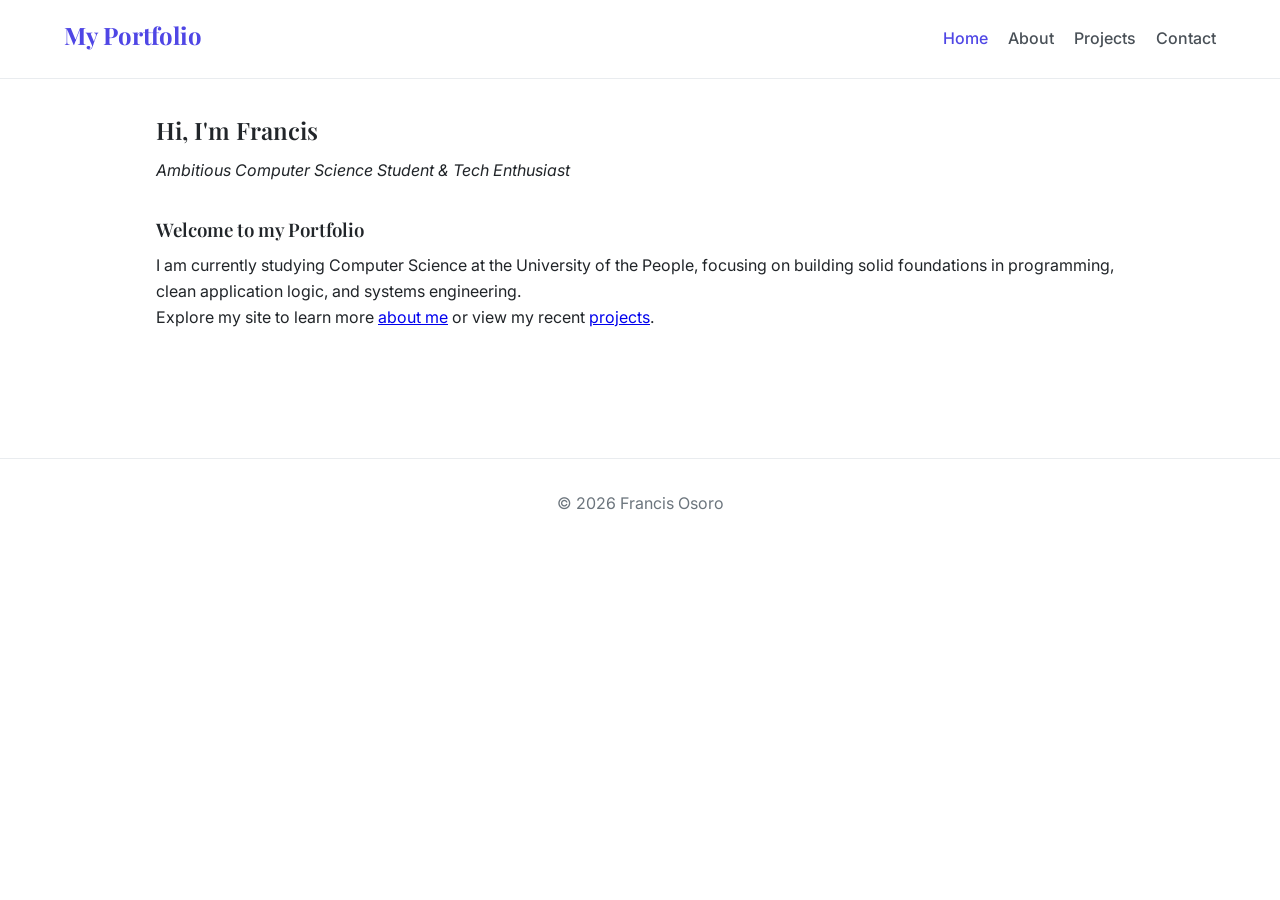
<file: index.html>
<!DOCTYPE html>
<html lang="en">

<head>
    <meta charset="UTF-8">
    <meta name="viewport" content="width=device-width, initial-scale=1.0">
    <link rel="stylesheet" href="style.css">
    <title>Francis Osoro | Home</title>
</head>

<body>

    <header class="site-header">
        <h1 class="logo">My Portfolio</h1>
        <nav class="navbar">
            <ul class="nav-links">
                <li><strong><a href="index.html" class="active">Home</a></strong></li>
                <li><a href="about.html">About</a></li>
                <li><a href="projects.html">Projects</a></li>
                <li><a href="contact.html">Contact</a></li>
            </ul>
        </nav>
    </header>

    <main class="container">
        <section class="hero-section">
            <h2>Hi, I'm Francis</h2>
            <p class="subtitle"><em>Ambitious Computer Science Student & Tech Enthusiast</em></p>
        </section>

        <section class="intro-section">
            <h3>Welcome to my Portfolio</h3>
            <p>I am currently studying Computer Science at the University of the People, focusing on building solid
                foundations in programming, clean application logic, and systems engineering.</p>
            <p>Explore my site to learn more <a href="about.html">about me</a> or view my recent <a
                    href="projects.html">projects</a>.</p>
        </section>
    </main>

    <footer class="site-footer">
        <p>&copy; 2026 Francis Osoro</p>
    </footer>

</body>

</html>
</file>
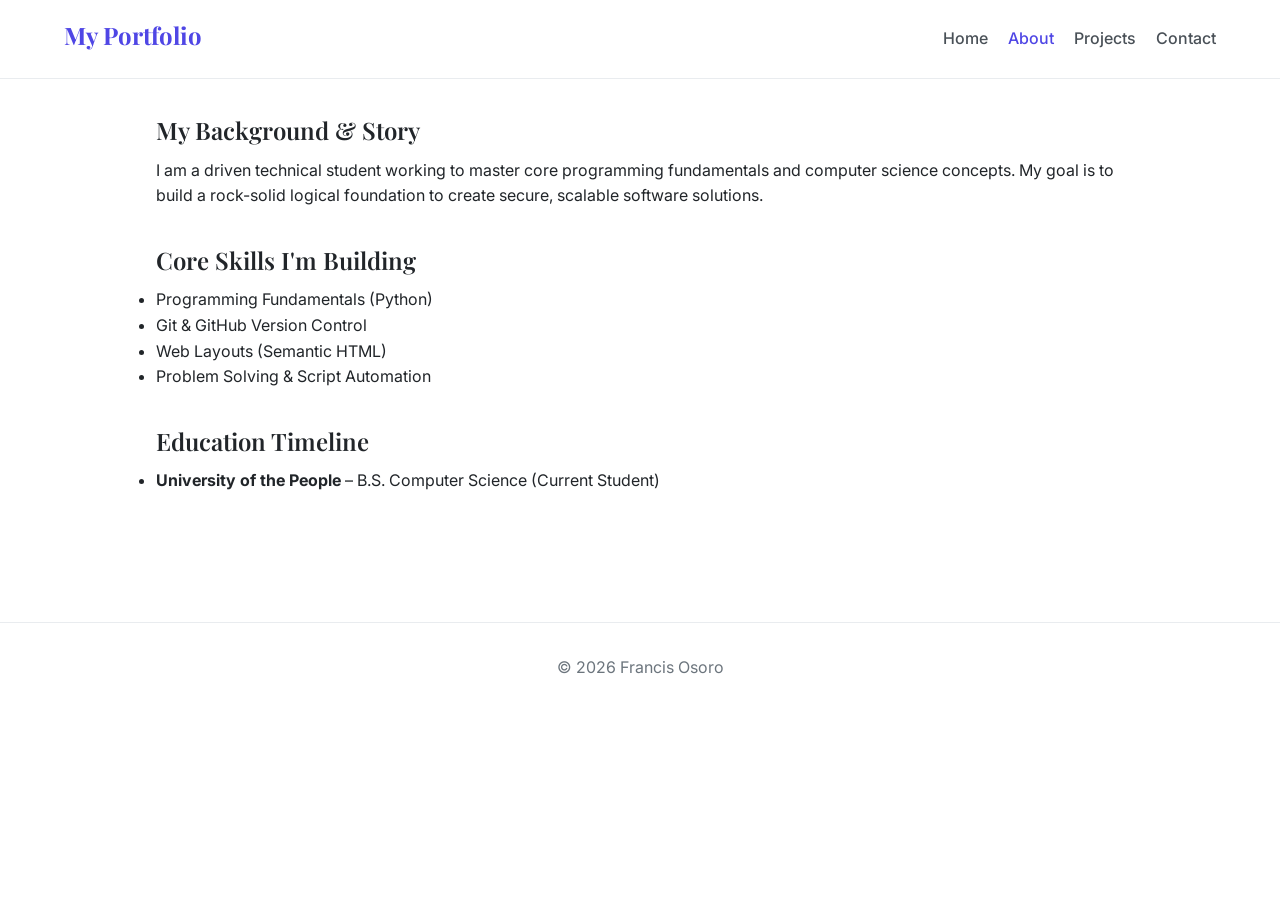
<file: about.html>
<!DOCTYPE html>
<html lang="en">

<head>
    <meta charset="UTF-8">
    <meta name="viewport" content="width=device-width, initial-scale=1.0">
    <link rel="stylesheet" href="style.css">
    <title>About Me</title>
</head>

<body>

    <header class="site-header">
        <h1 class="logo">My Portfolio</h1>
        <nav class="navbar">
            <ul class="nav-links">
                <li><a href="index.html">Home</a></li>
                <li><strong><a href="about.html" class="active">About</a></strong></li>
                <li><a href="projects.html">Projects</a></li>
                <li><a href="contact.html">Contact</a></li>
            </ul>
        </nav>
    </header>

    <main class="container">
        <section>
            <h2>My Background & Story</h2>
            <p>I am a driven technical student working to master core programming fundamentals and computer science concepts. My goal is to build a rock-solid logical foundation to create secure, scalable software solutions.</p>
        </section>

        <section>
            <h2>Core Skills I'm Building</h2>
            <ul>
                <li>Programming Fundamentals (Python)</li>
                <li>Git & GitHub Version Control</li>
                <li>Web Layouts (Semantic HTML)</li>
                <li>Problem Solving & Script Automation</li>
            </ul>
        </section>

        <section>
            <h2>Education Timeline</h2>
            <ul>
                <li><strong>University of the People</strong> – B.S. Computer Science (Current Student)</li>
            </ul>
        </section>
    </main>

    <footer class="site-footer">
        <p>&copy; 2026 Francis Osoro</p>
    </footer>

</body>

</html>
</file>
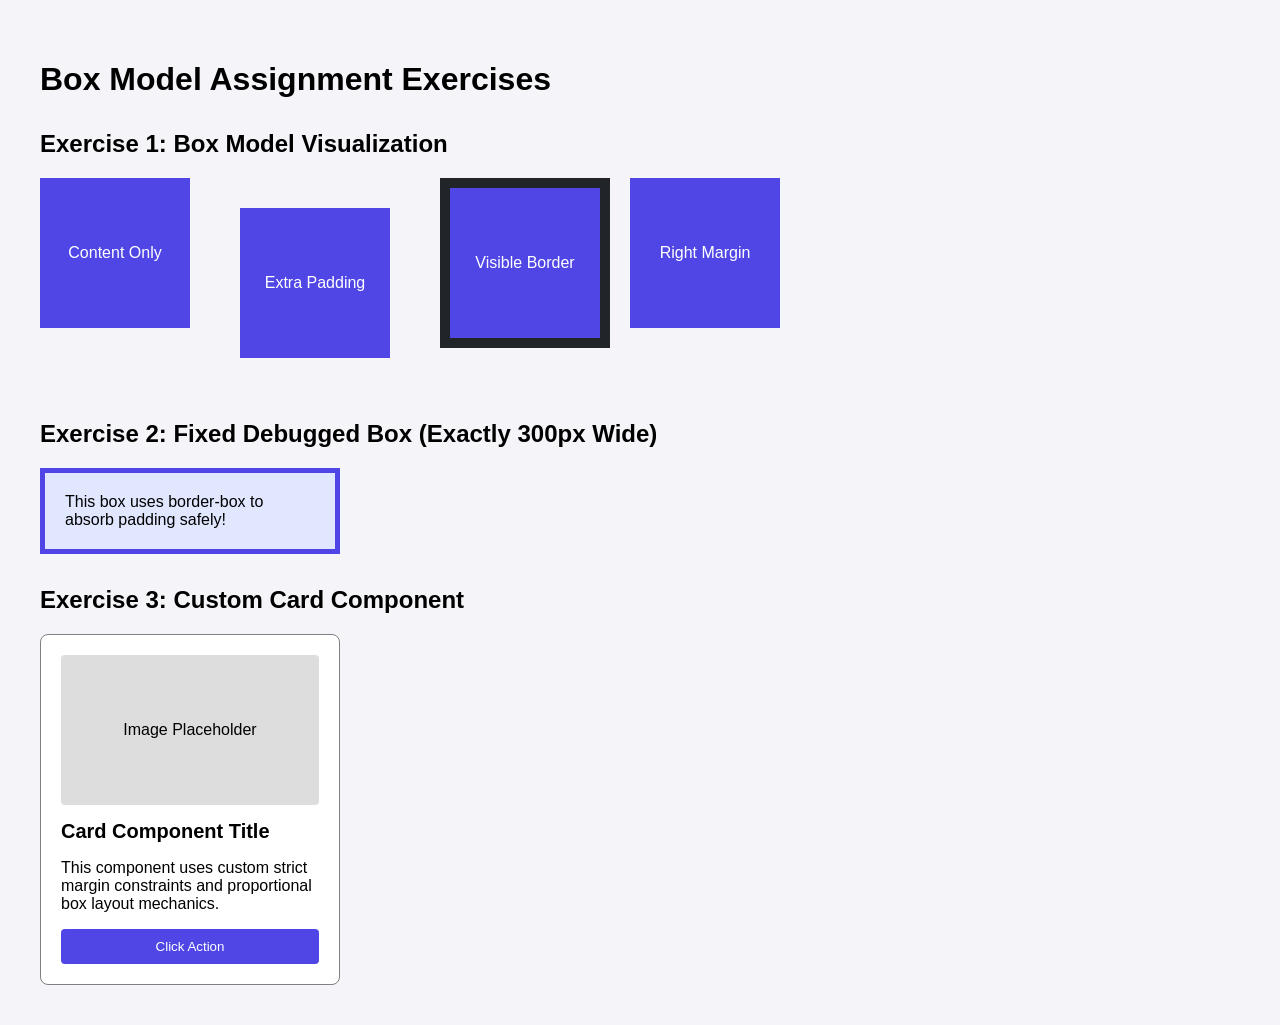
<file: box-model-practice.html>
<!DOCTYPE html>
<html lang="en">
<head>
    <meta charset="UTF-8">
    <meta name="viewport" content="width=device-width, initial-scale=1.0">
    <title>Box Model Practice</title>
    <style>
        body {
            font-family: Arial, sans-serif;
            padding: 2rem;
            background-color: #f4f4f9;
        }
        h2 { 
            margin-top: 2rem; 
        }
        .box-container { 
            display: flex; 
            gap: 20px; 
            margin-bottom: 2rem; 
        }
        .base-box {
            width: 150px;
            height: 150px;
            background-color: #4f46e5;
            color: white;
            display: flex;
            align-items: center;
            justify-content: center;
            text-align: center;
        }
        .padding-box { 
            padding: 30px; 
            background-clip: content-box; 
        }
        .border-box { 
            border: 10px solid #212529; 
        }
        .margin-box { 
            margin-right: 40px; 
        }
        .fixed-box {
            box-sizing: border-box;
            width: 300px;
            padding: 20px;
            border: 5px solid #4f46e5;
            background-color: #e0e7ff;
        }
        .card-component {
            box-sizing: border-box;
            width: 300px;
            padding: 20px;
            border: 1px solid gray;
            border-radius: 8px;
            background-color: white;
        }
        .card-img {
            width: 100%;
            height: 150px;
            background-color: #ddd;
            display: flex;
            align-items: center;
            justify-content: center;
            border-radius: 4px;
        }
        .card-title {
            margin-top: 15px;
            margin-bottom: 15px;
            font-size: 1.25rem;
        }
        .card-btn {
            display: block;
            width: 100%;
            padding: 10px;
            margin-top: 15px;
            background-color: #4f46e5;
            color: white;
            border: none;
            border-radius: 4px;
            cursor: pointer;
        }
    </style>
</head>
<body>

    <h1>Box Model Assignment Exercises</h1>

    <h2>Exercise 1: Box Model Visualization</h2>
    <div class="box-container">
        <div class="base-box">Content Only</div>
        <div class="base-box padding-box">Extra Padding</div>
        <div class="base-box border-box">Visible Border</div>
        <div class="base-box margin-box">Right Margin</div>
    </div>

    <h2>Exercise 2: Fixed Debugged Box (Exactly 300px Wide)</h2>
    <div class="fixed-box">
        This box uses border-box to absorb padding safely!
    </div>

    <h2>Exercise 3: Custom Card Component</h2>
    <div class="card-component">
        <div class="card-img">Image Placeholder</div>
        <h3 class="card-title">Card Component Title</h3>
        <p>This component uses custom strict margin constraints and proportional box layout mechanics.</p>
        <button class="card-btn">Click Action</button>
    </div>

</body>
</html>
</file>
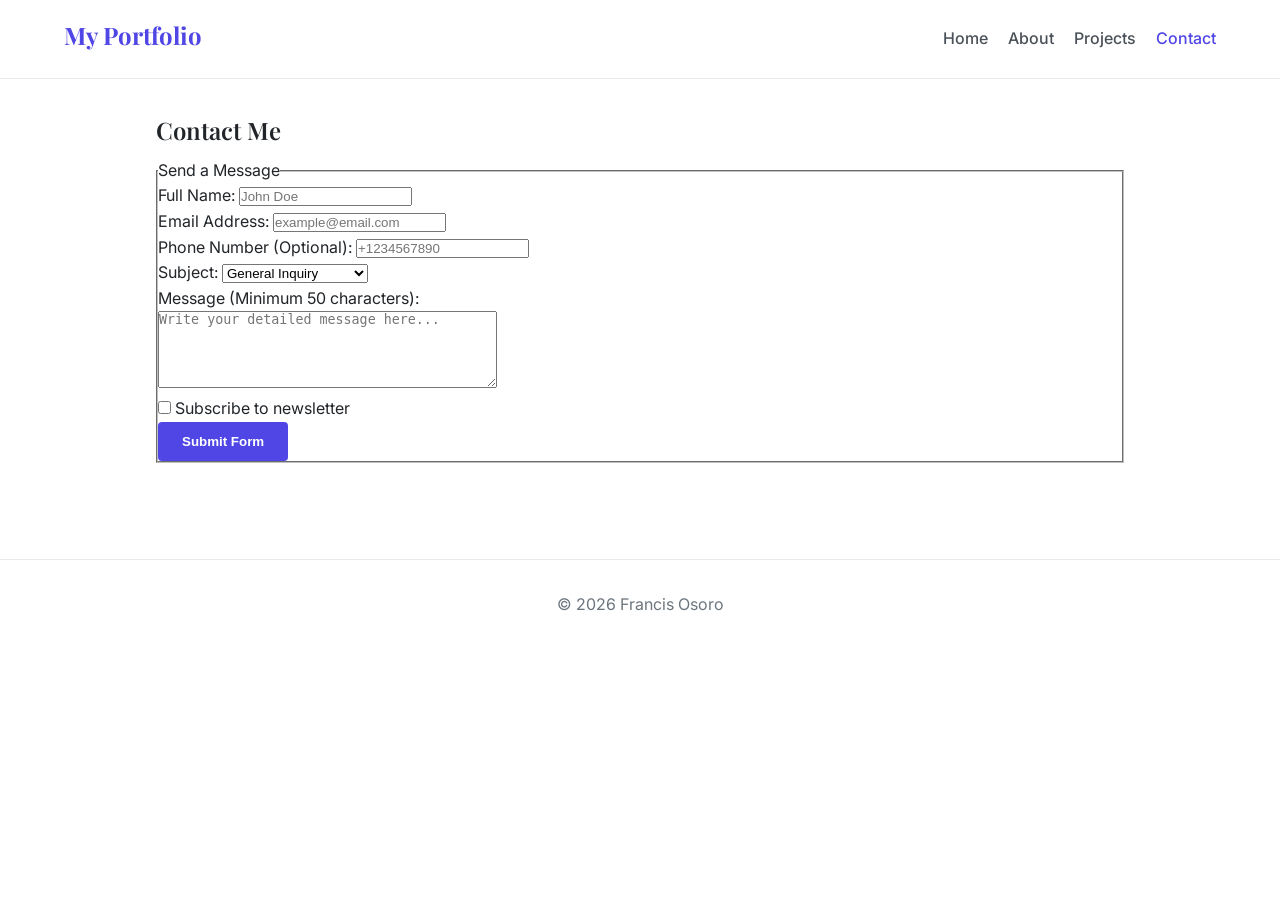
<file: contact.html>
<!DOCTYPE html>
<html lang="en">

<head>
    <meta charset="UTF-8">
    <meta name="viewport" content="width=device-width, initial-scale=1.0">
    <link rel="stylesheet" href="style.css">
    <title>Contact Me</title>
</head>

<body>

    <header class="site-header">
        <h1 class="logo">My Portfolio</h1>
        <nav class="navbar">
            <ul class="nav-links">
                <li><a href="index.html">Home</a></li>
                <li><a href="about.html">About</a></li>
                <li><a href="projects.html">Projects</a></li>
                <li><strong><a href="contact.html" class="active">Contact</a></strong></li>
            </ul>
        </nav>
    </header>

    <main class="container">
        <h2>Contact Me</h2>

        <form action="https://formspree.io/f/xbdengla" method="POST">
            <fieldset>
                <legend>Send a Message</legend>

                <p>
                    <label for="fullname">Full Name:</label>
                    <input type="text" id="fullname" name="fullname" placeholder="John Doe" required>
                </p>

                <p>
                    <label for="email">Email Address:</label>
                    <input type="email" id="email" name="email" placeholder="example@email.com" required>
                </p>

                <p>
                    <label for="phone">Phone Number (Optional):</label>
                    <input type="tel" id="phone" name="phone" placeholder="+1234567890">
                </p>

                <p>
                    <label for="subject">Subject:</label>
                    <select id="subject" name="subject">
                        <option value="general">General Inquiry</option>
                        <option value="project">Project Collaboration</option>
                        <option value="support">Technical Support</option>
                    </select>
                </p>

                <p>
                    <label for="message">Message (Minimum 50 characters):</label><br>
                    <textarea id="message" name="message" rows="5" cols="40" minlength="50"
                        placeholder="Write your detailed message here..." required></textarea>
                </p>

                <p>
                    <input type="checkbox" id="newsletter" name="newsletter">
                    <label for="newsletter">Subscribe to newsletter</label>
                </p>

                <p>
                    <button type="submit">Submit Form</button>
                </p>

            </fieldset>
        </form>
    </main>

    <footer class="site-footer">
        <p>&copy; 2026 Francis Osoro</p>
    </footer>

</body>

</html>
</file>
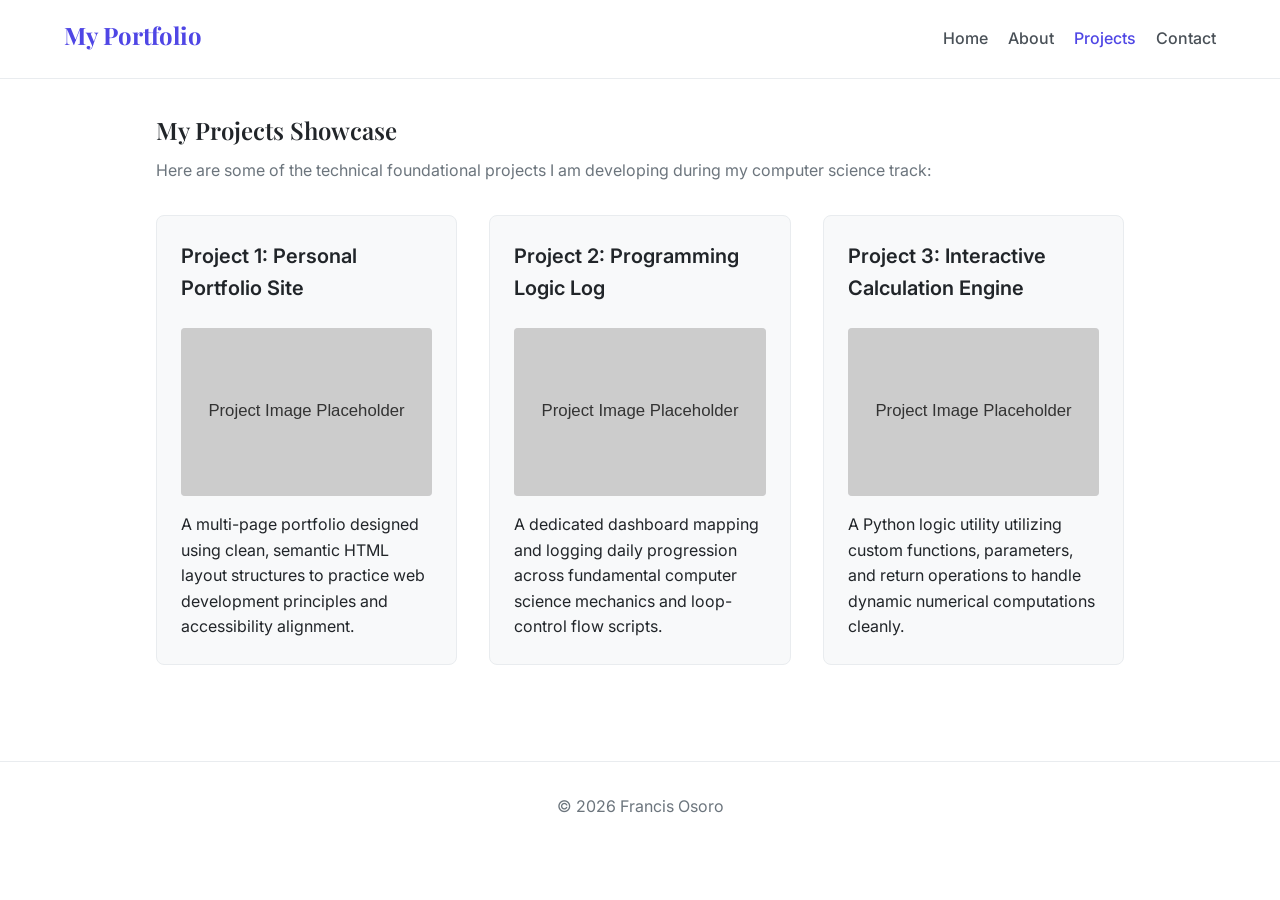
<file: projects.html>
<!DOCTYPE html>
<html lang="en">

<head>
    <meta charset="UTF-8">
    <meta name="viewport" content="width=device-width, initial-scale=1.0">
    <link rel="stylesheet" href="style.css">
    <title>My Projects</title>
</head>

<body>

    <header class="site-header">
        <h1 class="logo">My Portfolio</h1>
        <nav class="navbar">
            <ul class="nav-links">
                <li><a href="index.html">Home</a></li>
                <li><a href="about.html">About</a></li>
                <li><strong><a href="projects.html" class="active">Projects</a></strong></li>
                <li><a href="contact.html">Contact</a></li>
            </ul>
        </nav>
    </header>

    <main class="container">
        <h2>My Projects Showcase</h2>
        <p class="intro-text">Here are some of the technical foundational projects I am developing during my computer science track:</p>

        <div class="project-gallery">

            <article class="project-card">
                <h3>Project 1: Personal Portfolio Site</h3>
                <img src="images/project1.svg" alt="Wireframe placeholder for personal portfolio website layout" width="300" height="200" class="project-img">
                <p>A multi-page portfolio designed using clean, semantic HTML layout structures to practice web development principles and accessibility alignment.</p>
            </article>

            <article class="project-card">
                <h3>Project 2: Programming Logic Log</h3>
                <img src="images/project2.svg" alt="Graphical placeholder displaying programming logic chart tracking progress" width="300" height="200" class="project-img">
                <p>A dedicated dashboard mapping and logging daily progression across fundamental computer science mechanics and loop-control flow scripts.</p>
            </article>

            <article class="project-card">
                <h3>Project 3: Interactive Calculation Engine</h3>
                <img src="images/project3.svg" alt="Mathematical application placeholder icon" width="300" height="200" class="project-img">
                <p>A Python logic utility utilizing custom functions, parameters, and return operations to handle dynamic numerical computations cleanly.</p>
            </article>

        </div>
        </main>

    <footer class="site-footer">
        <p>&copy; 2026 Francis Osoro</p>
    </footer>

</body>

</html>
</file>
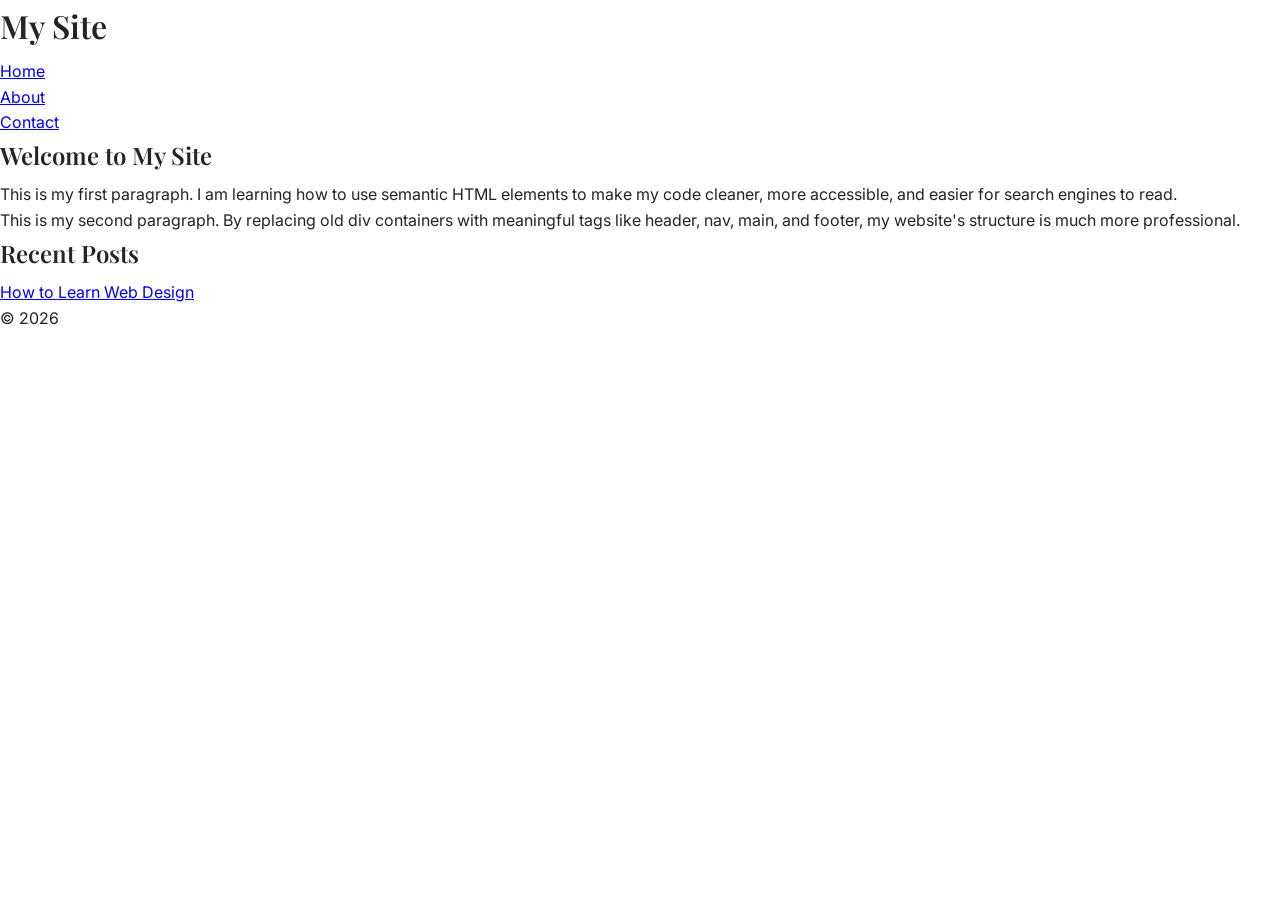
<file: semantic-conversion.html>
<!DOCTYPE html>
<html lang="en">
<head>
    <meta charset="UTF-8">
    <meta name="viewport" content="width=device-width, initial-scale=1.0">
    <link rel="stylesheet" href="style.css">
    <title>Semantic HTML Conversion</title>
</head>
<body>

    <header>
        <h1>My Site</h1>
        <nav>
            <ul>
                <li><a href="index.html">Home</a></li>
                <li><a href="about.html">About</a></li>
                <li><a href="contact.html">Contact</a></li>
            </ul>
        </nav>
    </header>

    <main>
        <article>
            <h2>Welcome to My Site</h2>
            <p>This is my first paragraph. I am learning how to use semantic HTML elements to make my code cleaner, more accessible, and easier for search engines to read.</p>
            <p>This is my second paragraph. By replacing old div containers with meaningful tags like header, nav, main, and footer, my website's structure is much more professional.</p>
        </article>

        <aside>
            <h2>Recent Posts</h2>
            <ul>
                <li><a href="blogpost_layout.html">How to Learn Web Design</a></li>
            </ul>
        </aside>
    </main>

    <footer>
        <p>&copy; 2026</p>
    </footer>

</body>
</html>
</file>
<file: style.css>
/* ==========================================================================
   1. TYPOGRAPHY SYSTEM (Google Fonts)
   ========================================================================== */
/* Cleaned up into a single import line loading Inter (sans-serif) and Playfair Display (serif) */
@import url('https://fonts.googleapis.com/css2?family=Inter:wght@400;500;600;700&family=Playfair+Display:wght@600&display=swap');

* {
    box-sizing: border-box;
    margin: 0;
    padding: 0;
}

body {
    font-family: 'Inter', sans-serif;
    line-height: 1.6;
    color: #212529;
    background-color: #ffffff;
}

/* Explicitly setting your headings to use the loaded Google Font */
h1,
h2,
h3 {
    font-family: 'Playfair Display', serif;
    font-weight: 600;
    color: #212529;
    margin-bottom: 0.5rem;
}

/* ==========================================================================
   2. FLEXBOX NAVIGATION (Mobile-First Default)
   ========================================================================== */
.site-header {
    background-color: #ffffff;
    border-bottom: 1px solid #e9ecef;
    padding: 1rem;
    display: flex;
    flex-direction: column;
    /* Stack name above links on mobile */
    align-items: center;
    gap: 1rem;
}

.logo {
    font-family: 'Playfair Display', serif;
    /* Use serif font for branding */
    font-size: 1.5rem;
    font-weight: 700;
    color: #4f46e5;
    /* Modern accent color */
}

.nav-links {
    display: flex;
    /* Activates Flexbox on the list items */
    list-style: none;
    /* Removes bullet points */
    gap: 1.25rem;
    /* Handles clean spacing between links */
}

.nav-links a {
    font-family: 'Inter', sans-serif;
    text-decoration: none;
    color: #495057;
    font-weight: 500;
    transition: color 0.2s ease;
}

.nav-links a:hover,
.nav-links a.active {
    color: #4f46e5;
    /* Highlight active or hovered link */
}

/* ==========================================================================
   3. RESPONSIVE LAYOUT UNLOCK (Tablets & Desktops)
   ========================================================================== */
@media (min-width: 768px) {
    .site-header {
        flex-direction: row;
        /* Align name and links on a horizontal line */
        justify-content: space-between;
        /* Push name to left, links to far right */
        padding: 1rem 4rem;
        /* Extra padding for wider screens */
    }
}

/* Simple Container styling for your main content */
.container {
    max-width: 1000px;
    margin: 0 auto;
    padding: 2rem 1rem;
}

section {
    margin-bottom: 2rem;
}

/* ==========================================================================
   4. CSS GRID GALLERY STYLES
   ========================================================================== */
.intro-text {
    margin-bottom: 2rem;
    color: #6c757d;
}

/* The Grid Parent Container */
.project-gallery {
    display: grid;
    /* Automatically wraps items into columns based on size, mobile-first friendly */
    grid-template-columns: repeat(auto-fit, minmax(280px, 1fr));
    gap: 2rem;
    /* Replaces the old <hr> lines with clean layout space */
}

/* Individual Project Cards (Grid Items) */
.project-card {
    background-color: #f8f9fa;
    border: 1px solid #e9ecef;
    padding: 1.5rem;
    border-radius: 8px;
    display: flex;
    flex-direction: column;
    /* Uses flex inside the grid card to stack content neatly */
    gap: 1rem;
}

.project-card h3 {
    font-family: 'Inter', sans-serif;
    /* Keep card titles clean and readable */
    font-size: 1.25rem;
    color: #212529;
}

/* Making sure your project placeholder images are responsive */
.project-img {
    width: 100%;
    height: auto;
    max-height: 200px;
    object-fit: cover;
    border-radius: 4px;
    background-color: #e9ecef;
    /* Gives a placeholder tint if svgs are missing */
}

/* Simple Footer alignment */
.site-footer {
    text-align: center;
    padding: 2rem;
    margin-top: 4rem;
    border-top: 1px solid #e9ecef;
    color: #6c757d;
}

/* ==========================================================================
   TASK 4.4 ACCESSIBILITY & INTERACTIVE POLISH
   ========================================================================== */

/* Smooth Transitions for links and buttons */
a,
button,
input,
select,
textarea {
    transition: all 0.3s ease;
}

/* Accessible Focus States when tab-navigating */
a:focus,
button:focus,
input:focus,
select:focus,
textarea:focus {
    outline: 2px solid #4f46e5;
    outline-offset: 2px;
}

/* Styled Form Button Polish */
button[type="submit"] {
    background-color: #4f46e5;
    color: white;
    border: none;
    padding: 0.75rem 1.5rem;
    border-radius: 4px;
    font-weight: 600;
    cursor: pointer;
}

/* Hover effects for interactive buttons */
button[type="submit"]:hover {
    transform: translateY(-2px);
    box-shadow: 0 4px 6px rgba(0, 0, 0, 0.1);
    background-color: #4338ca;
    /* Darkens slightly on hover */
}
</file>
